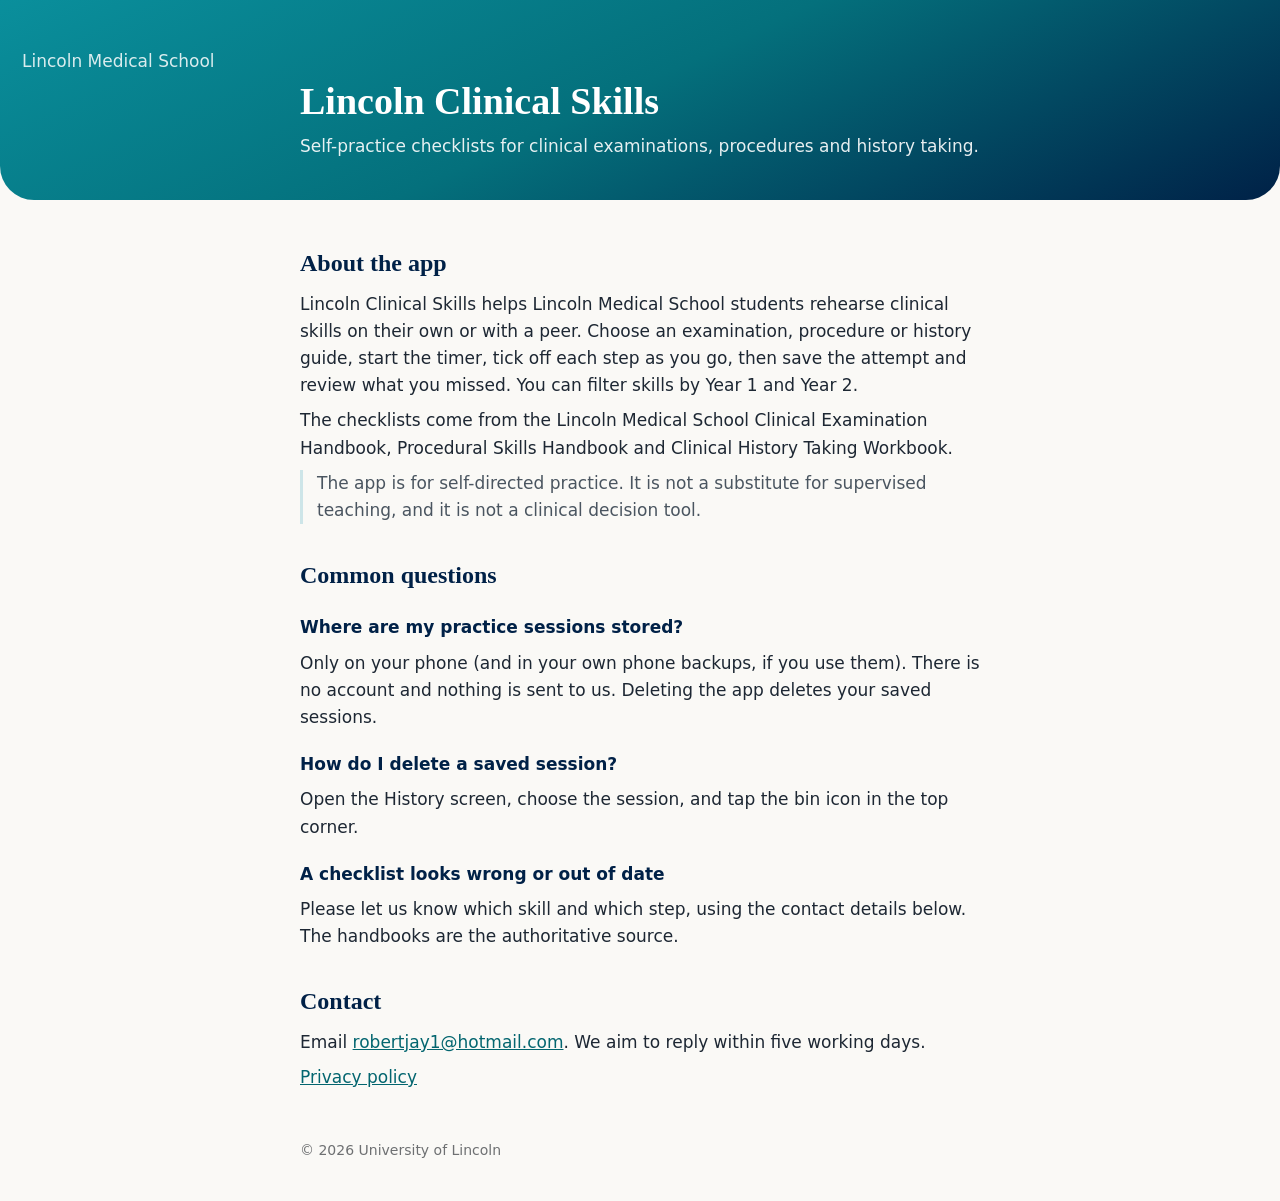
<file: index.html>
<!doctype html>
<html lang="en-GB">
<head>
<meta charset="utf-8">
<meta name="viewport" content="width=device-width, initial-scale=1">
<title>Lincoln Clinical Skills — Support</title>
<link rel="stylesheet" href="style.css">
</head>
<body>
<header>
  <p class="kicker">Lincoln Medical School</p>
  <h1>Lincoln Clinical Skills</h1>
  <p class="lede">Self-practice checklists for clinical examinations, procedures and history taking.</p>
</header>
<main>
  <h2>About the app</h2>
  <p>Lincoln Clinical Skills helps Lincoln Medical School students rehearse clinical skills on their own or with a peer. Choose an examination, procedure or history guide, start the timer, tick off each step as you go, then save the attempt and review what you missed. You can filter skills by Year 1 and Year 2.</p>
  <p>The checklists come from the Lincoln Medical School Clinical Examination Handbook, Procedural Skills Handbook and Clinical History Taking Workbook.</p>
  <p class="note">The app is for self-directed practice. It is not a substitute for supervised teaching, and it is not a clinical decision tool.</p>

  <h2>Common questions</h2>
  <h3>Where are my practice sessions stored?</h3>
  <p>Only on your phone (and in your own phone backups, if you use them). There is no account and nothing is sent to us. Deleting the app deletes your saved sessions.</p>
  <h3>How do I delete a saved session?</h3>
  <p>Open the History screen, choose the session, and tap the bin icon in the top corner.</p>
  <h3>A checklist looks wrong or out of date</h3>
  <p>Please let us know which skill and which step, using the contact details below. The handbooks are the authoritative source.</p>

  <h2>Contact</h2>
  <p>Email <a href="mailto:robertjay1@hotmail.com">robertjay1@hotmail.com</a>. We aim to reply within five working days.</p>
  <p><a href="privacy.html">Privacy policy</a></p>
</main>
<footer>© 2026 University of Lincoln</footer>
</body>
</html>
</file>
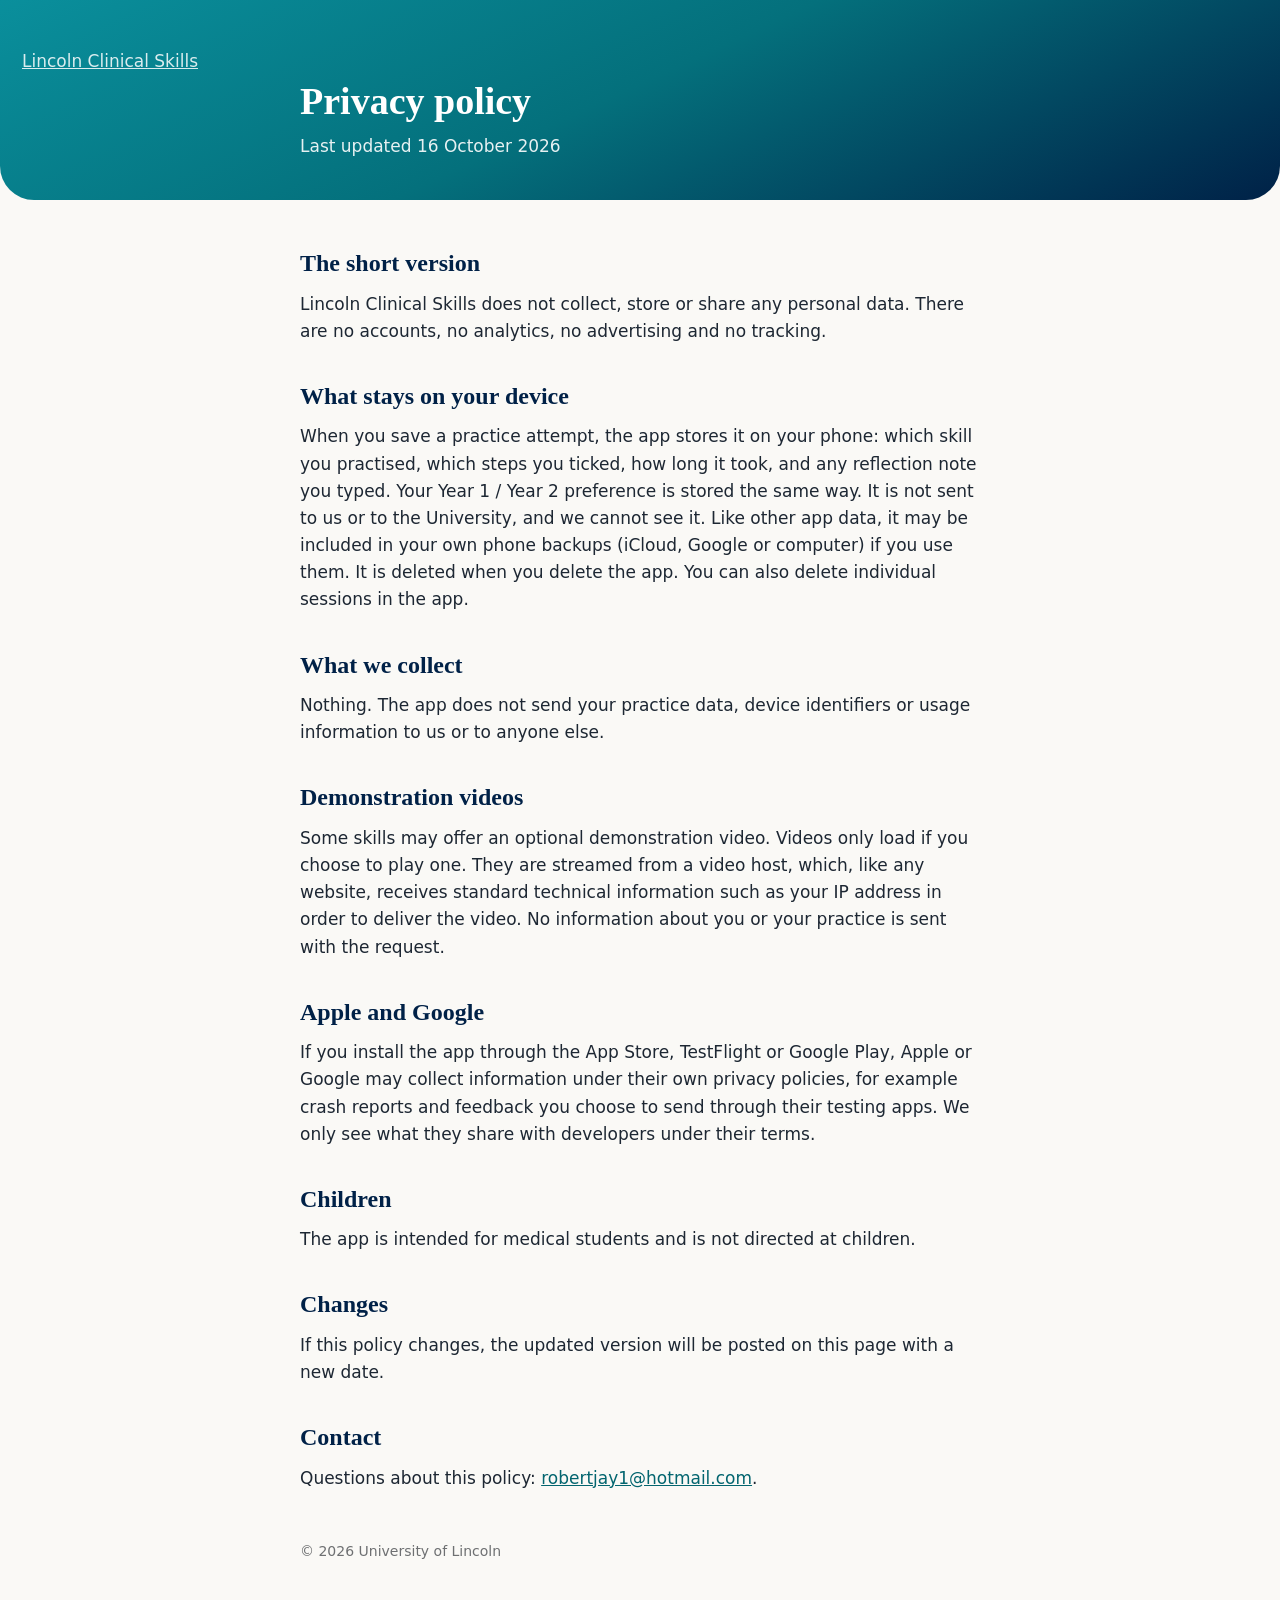
<file: privacy.html>
<!doctype html>
<html lang="en-GB">
<head>
<meta charset="utf-8">
<meta name="viewport" content="width=device-width, initial-scale=1">
<title>Lincoln Clinical Skills — Privacy Policy</title>
<link rel="stylesheet" href="style.css">
</head>
<body>
<header>
  <p class="kicker"><a href="index.html">Lincoln Clinical Skills</a></p>
  <h1>Privacy policy</h1>
  <p class="lede">Last updated 16 October 2026</p>
</header>
<main>
  <h2>The short version</h2>
  <p>Lincoln Clinical Skills does not collect, store or share any personal data. There are no accounts, no analytics, no advertising and no tracking.</p>

  <h2>What stays on your device</h2>
  <p>When you save a practice attempt, the app stores it on your phone: which skill you practised, which steps you ticked, how long it took, and any reflection note you typed. Your Year 1 / Year 2 preference is stored the same way. It is not sent to us or to the University, and we cannot see it. Like other app data, it may be included in your own phone backups (iCloud, Google or computer) if you use them. It is deleted when you delete the app. You can also delete individual sessions in the app.</p>

  <h2>What we collect</h2>
  <p>Nothing. The app does not send your practice data, device identifiers or usage information to us or to anyone else.</p>

  <h2>Demonstration videos</h2>
  <p>Some skills may offer an optional demonstration video. Videos only load if you choose to play one. They are streamed from a video host, which, like any website, receives standard technical information such as your IP address in order to deliver the video. No information about you or your practice is sent with the request.</p>

  <h2>Apple and Google</h2>
  <p>If you install the app through the App Store, TestFlight or Google Play, Apple or Google may collect information under their own privacy policies, for example crash reports and feedback you choose to send through their testing apps. We only see what they share with developers under their terms.</p>

  <h2>Children</h2>
  <p>The app is intended for medical students and is not directed at children.</p>

  <h2>Changes</h2>
  <p>If this policy changes, the updated version will be posted on this page with a new date.</p>

  <h2>Contact</h2>
  <p>Questions about this policy: <a href="mailto:robertjay1@hotmail.com">robertjay1@hotmail.com</a>.</p>
</main>
<footer>© 2026 University of Lincoln</footer>
</body>
</html>
</file>
<file: style.css>
body { margin: 0; background: #FAF9F6; color: #1D2733; font: 17px/1.6 -apple-system, BlinkMacSystemFont, "Segoe UI", system-ui, sans-serif; }
header { background: linear-gradient(155deg, #0A8F9C 0%, #04707C 48%, #002147 100%); color: #fff; padding: 48px 22px 40px; border-radius: 0 0 34px 34px; }
header > *, main, footer { max-width: 680px; margin-left: auto; margin-right: auto; }
.kicker { margin: 0; opacity: .85; font-weight: 500; }
.kicker a { color: inherit; }
h1 { font-family: Georgia, "Times New Roman", serif; font-weight: 600; font-size: 38px; line-height: 1.1; margin: 6px auto 10px; }
.lede { margin: 0 auto; opacity: .9; }
main { padding: 12px 22px 40px; }
h2 { font-family: Georgia, "Times New Roman", serif; font-weight: 600; color: #002147; font-size: 24px; margin: 32px 0 6px; }
h3 { font-size: 17px; margin: 20px 0 2px; color: #002147; }
p { margin: 8px 0; }
a { color: #03656F; }
.note { border-left: 3px solid #CDE5E8; padding-left: 14px; color: #4A5560; }
footer { padding: 0 22px 40px; color: #6E7072; font-size: 14px; }
</file>
